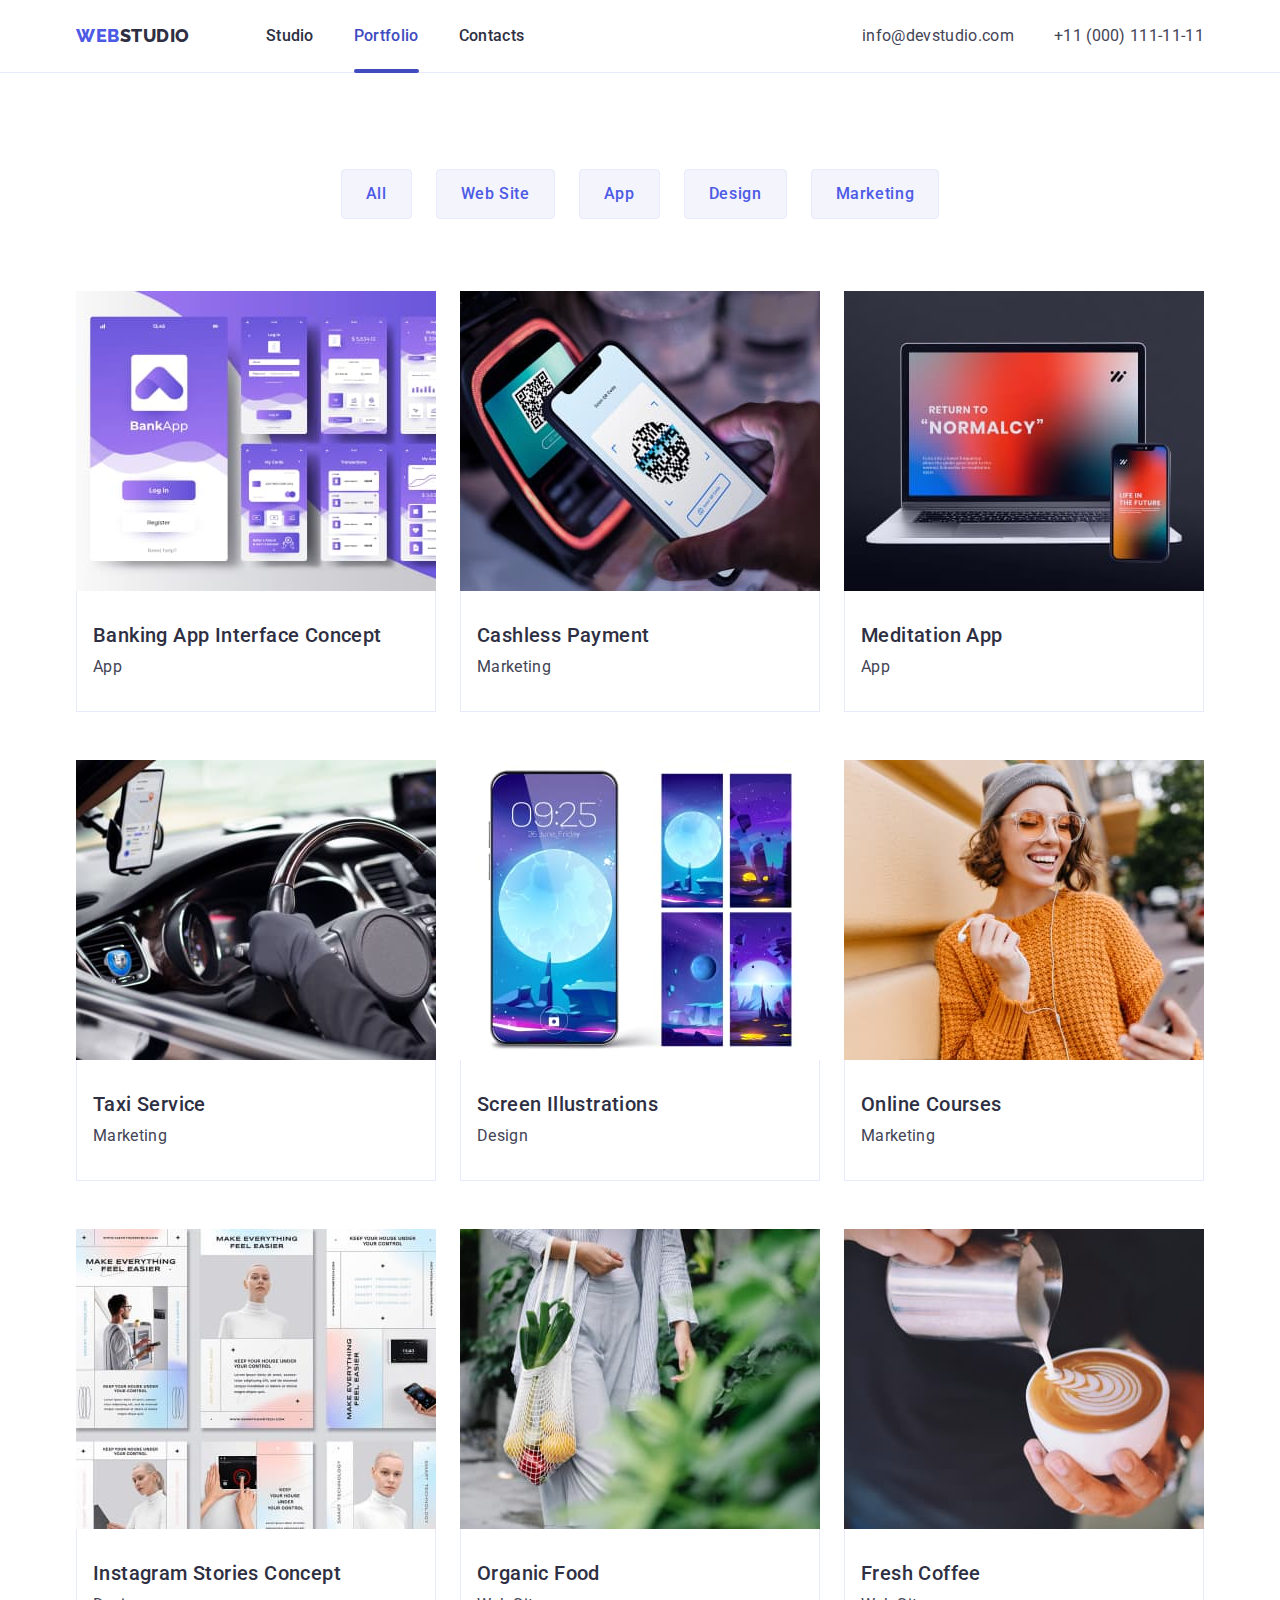
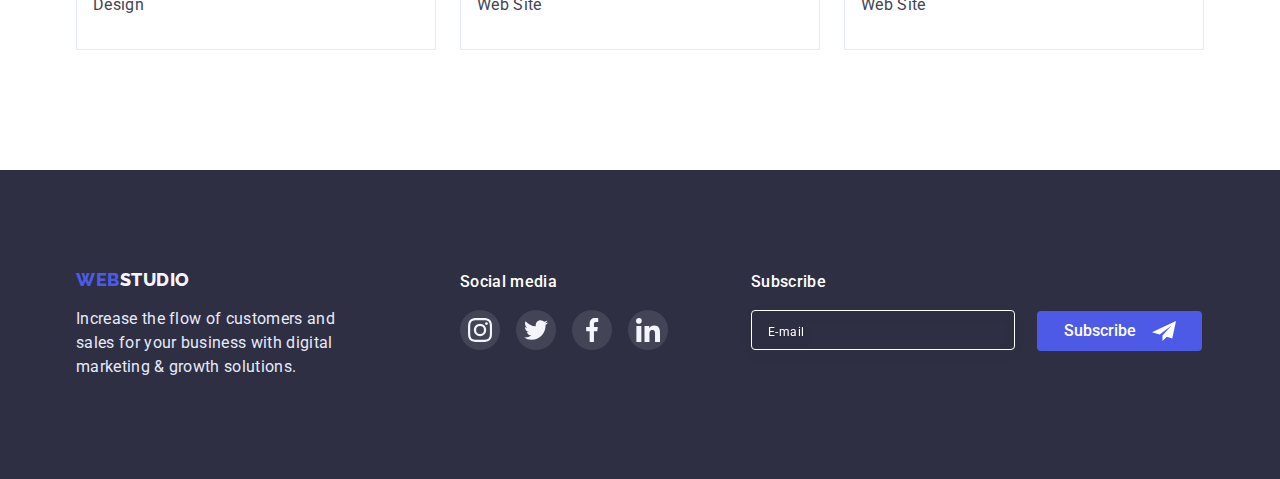
<file: portfolio.html>
<!DOCTYPE html>
<html lang="en">
  <head>
    <meta charset="UTF-8" />
    <meta http-equiv="X-UA-Compatible" content="IE=edge" />
    <meta name="viewport" content="width=device-width, initial-scale=1.0" />
    <title>WebStudio - Portfolio</title>
    <!-------------fonts ---------------->
    <link rel="preconnect" href="https://fonts.googleapis.com" />
    <link rel="preconnect" href="https://fonts.gstatic.com" crossorigin />
    <link
      href="https://fonts.googleapis.com/css2?family=Raleway:wght@800&family=Roboto:wght@400;500;700&display=swap"
      rel="stylesheet"
    />
    <!-- modern-normalize -->
    <link
      rel="stylesheet"
      href="https://cdn.jsdelivr.net/npm/modern-normalize@1.1.0/modern-normalize.min.css"
    />
    <!----------custom styles---------------->
    <link rel="stylesheet" href="css/styles.css" />
  </head>
  <body>
    <header class="header">
      <div class="container header-container">
        <nav class="header-nav">
          <a href="./index.html" class="header-logo">
            <span class="header-logo-span">Web</span>Studio</a
          >
          <ul class="header-list list">
            <li class="header-list-item">
              <a href="./index.html" class="header-list-link">Studio</a>
            </li>
            <li class="header-list-item">
              <a href="" class="header-list-link active">Portfolio</a>
            </li>
            <li class="header-list-item">
              <a href="" class="header-list-link">Contacts</a>
            </li>
          </ul>
        </nav>
        <address class="header-address">
          <ul class="header-address-list list">
            <li class="header-address-item">
              <a href="mailto:info@devstudio.com" class="header-address-link"
                >info@devstudio.com</a
              >
            </li>
            <li class="header-address-item">
              <a href="tel:+110001111111" class="header-address-link"
                >+11 (000) 111-11-11</a
              >
            </li>
          </ul>
        </address>
      </div>
    </header>
    <main>
      <!-- section portflio -->
      <section class="portfolio">
        <div class="container portfolio-container">
          <h1 hidden>Portfolio</h1>
          <ul class="portfolio-list list">
            <li class="portfolio-list-item">
              <button class="portfolio-list-btn" type="button">All</button>
            </li>
            <li class="portfolio-list-item">
              <button class="portfolio-list-btn" type="button">Web Site</button>
            </li>
            <li class="portfolio-list-item">
              <button class="portfolio-list-btn" type="button">App</button>
            </li>
            <li class="portfolio-list-item">
              <button class="portfolio-list-btn" type="button">Design</button>
            </li>
            <li class="portfolio-list-item">
              <button class="portfolio-list-btn" type="button">
                Marketing
              </button>
            </li>
          </ul>
          <ul class="portfolio-link list">
            <li class="portfolio-link-item">
              <a href="#" class="portfolio-card">
                <div class="portfolio-thumb">
                  <img
                    src="./images/philosophy/img (4) (1).jpg"
                    alt="options"
                    class="portfolio-cards-img"
                    width="360"
                    height="300"
                  />
                  <div class="portfolio-overlay">
                    <p class="portfolio-overlay-text">
                      14 Stylish and User-Friendly App Design Concepts · Task
                      Manager App · Calorie Tracker App · Exotic Fruit Ecommerce
                      App · Cloud Storage App
                    </p>
                  </div>
                </div>
                <div class="portfolio-link-container">
                  <h2 class="portfolio-cards-title">
                    Banking App Interface Concept
                  </h2>
                  <p class="portfolio-cards-desc">App</p>
                </div>
              </a>
            </li>
            <li class="portfolio-link-item">
              <a href="#" class="portfolio-card">
                <div class="portfolio-thumb">
                  <img
                    src="./images/philosophy/img (5) (1).jpg"
                    alt="options"
                    class="portfolio-cards-img"
                    width="360"
                    height="300"
                  />

                  <div class="portfolio-overlay">
                    <p class="portfolio-overlay-text">
                      14 Stylish and User-Friendly App Design Concepts · Task
                      Manager App · Calorie Tracker App · Exotic Fruit Ecommerce
                      App · Cloud Storage App
                    </p>
                  </div>
                </div>

                <div class="portfolio-link-container">
                  <h2 class="portfolio-cards-title">Cashless Payment</h2>
                  <p class="portfolio-cards-desc">Marketing</p>
                </div>
              </a>
            </li>
            <li class="portfolio-link-item">
              <a href="#" class="portfolio-card">
                <div class="portfolio-thumb">
                  <img
                    src="./images/philosophy/img (6) (1).jpg"
                    alt="options"
                    class="portfolio-cards-img"
                    width="360"
                    height="300"
                  />

                  <div class="portfolio-overlay">
                    <p class="portfolio-overlay-text">
                      14 Stylish and User-Friendly App Design Concepts · Task
                      Manager App · Calorie Tracker App · Exotic Fruit Ecommerce
                      App · Cloud Storage App
                    </p>
                  </div>
                </div>

                <div class="portfolio-link-container">
                  <h2 class="portfolio-cards-title">Meditation App</h2>
                  <p class="portfolio-cards-desc">App</p>
                </div>
              </a>
            </li>
            <li class="portfolio-link-item">
              <a href="#" class="portfolio-card">
                <div class="portfolio-thumb">
                  <img
                    src="./images/philosophy/img (7) (1).jpg"
                    alt="options"
                    class="portfolio-cards-img"
                    width="360"
                    height="300"
                  />

                  <div class="portfolio-overlay">
                    <p class="portfolio-overlay-text">
                      14 Stylish and User-Friendly App Design Concepts · Task
                      Manager App · Calorie Tracker App · Exotic Fruit Ecommerce
                      App · Cloud Storage App
                    </p>
                  </div>
                </div>
                <div class="portfolio-link-container">
                  <h2 class="portfolio-cards-title">Taxi Service</h2>
                  <p class="portfolio-cards-desc">Marketing</p>
                </div>
              </a>
            </li>
            <li class="portfolio-link-item">
              <a href="#" class="portfolio-card">
                <div class="portfolio-thumb">
                  <img
                    src="./images/philosophy/img (8) (1).jpg"
                    alt="options"
                    class="portfolio-cards-img"
                    width="360"
                    height="300"
                  />

                  <div class="portfolio-overlay">
                    <p class="portfolio-overlay-text">
                      14 Stylish and User-Friendly App Design Concepts · Task
                      Manager App · Calorie Tracker App · Exotic Fruit Ecommerce
                      App · Cloud Storage App
                    </p>
                  </div>
                </div>
                <div class="portfolio-link-container">
                  <h2 class="portfolio-cards-title">Screen Illustrations</h2>
                  <p class="portfolio-cards-desc">Design</p>
                </div>
              </a>
            </li>
            <li class="portfolio-link-item">
              <a href="#" class="portfolio-card">
                <div class="portfolio-thumb">
                  <img
                    src="./images/philosophy/img (9) (1).jpg"
                    alt="options"
                    class="portfolio-cards-img"
                    width="360"
                    height="300"
                  />

                  <div class="portfolio-overlay">
                    <p class="portfolio-overlay-text">
                      14 Stylish and User-Friendly App Design Concepts · Task
                      Manager App · Calorie Tracker App · Exotic Fruit Ecommerce
                      App · Cloud Storage App
                    </p>
                  </div>
                </div>
                <div class="portfolio-link-container">
                  <h2 class="portfolio-cards-title">Online Courses</h2>
                  <p class="portfolio-cards-desc">Marketing</p>
                </div>
              </a>
            </li>
            <li class="portfolio-link-item">
              <a href="#" class="portfolio-card">
                <div class="portfolio-thumb">
                  <img
                    src="./images/philosophy/img (10) (1).jpg"
                    alt="options"
                    class="portfolio-cards-img"
                    width="360"
                    height="300"
                  />

                  <div class="portfolio-overlay">
                    <p class="portfolio-overlay-text">
                      14 Stylish and User-Friendly App Design Concepts · Task
                      Manager App · Calorie Tracker App · Exotic Fruit Ecommerce
                      App · Cloud Storage App
                    </p>
                  </div>
                </div>
                <div class="portfolio-link-container">
                  <h2 class="portfolio-cards-title">
                    Instagram Stories Concept
                  </h2>
                  <p class="portfolio-cards-desc">Design</p>
                </div>
              </a>
            </li>
            <li class="portfolio-link-item">
              <a href="#" class="portfolio-card">
                <div class="portfolio-thumb">
                  <img
                    src="./images/philosophy/img (11) (1).jpg"
                    alt="options"
                    class="portfolio-cards-img"
                    width="360"
                    height="300"
                  />

                  <div class="portfolio-overlay">
                    <p class="portfolio-overlay-text">
                      14 Stylish and User-Friendly App Design Concepts · Task
                      Manager App · Calorie Tracker App · Exotic Fruit Ecommerce
                      App · Cloud Storage App
                    </p>
                  </div>
                </div>
                <div class="portfolio-link-container">
                  <h2 class="portfolio-cards-title">Organic Food</h2>
                  <p class="portfolio-cards-desc">Web Site</p>
                </div>
              </a>
            </li>
            <li class="portfolio-link-item">
              <a href="#" class="portfolio-card">
                <div class="portfolio-thumb">
                  <img
                    src="./images/philosophy/img (12) (1).jpg"
                    alt="options"
                    class="portfolio-cards-img"
                    width="360"
                    height="300"
                  />

                  <div class="portfolio-overlay"></div>
                </div>
                <div class="portfolio-link-container">
                  <h2 class="portfolio-cards-title">Fresh Coffee</h2>
                  <p class="portfolio-cards-desc">Web Site</p>
                </div>
              </a>
            </li>
          </ul>
        </div>
      </section>
    </main>
    <footer class="footer">
      <div class="container footer-container">
        
          <div>
            <a href="./index.html" class="footer-logo">
              <span class="footer-logo-span">Web</span>Studio</a
            >
            <p class="footer-desc">
              Increase the flow of customers and sales for your business with
              digital marketing & growth solutions.
            </p>
          </div>
          <div class="footer-social">
            <p class="socials-title">Social media</p>
            
            <ul class="footer-socials list">
              <li class="footer-socials-item">
                <a href="" class="footer-socials-link">
                  <svg width="24" height="24">
                    <use href="./images/icons.svg#icon-instagram"></use>
                  </svg>
                </a>
              </li>
              <li class="footer-socials-item">
                <a href="" class="footer-socials-link">
                  <svg width="24" height="24">
                    <use href="./images/icons.svg#icon-twitter"></use>
                  </svg>
                </a>
              </li>
              <li class="footer-socials-item">
                <a href="" class="footer-socials-link">
                  <svg width="24" height="24">
                    <use href="./images/icons.svg#icon-facebook"></use>
                  </svg>
                </a>
              </li>
              <li class="footer-socials-item">
                <a href="" class="footer-socials-link">
                  <svg width="24" height="24">
                    <use href="./images/icons.svg#icon-linkedin"></use>
                  </svg>
                </a>
              </li>
            </ul>
          </div>
          <div class="footer-form-wrap">
            <p class="footer-subscribe">Subscribe</p>
            <form>
              <input
                class="footer-subscribe-email"
                type="email"
                name="E-mail"
                placeholder="E-mail"
              />
  
              <button class="footer-btn" type="submit">
                Subscribe
  
                <svg class="footer-button-icon" width="24" height="24">
                  <use href="./images/icons.svg#icon-send"></use>
                </svg>
              </button>
            </form>
          </div>
      </div>
    </footer>
  </body>
</html>
</file>
<file: css/styles.css>
:root {
  --header-nav-color: #2e2f42;
  --header-address-color: #434455;
  --main-title-color: #2e2f42;
  --secondary-title-color: #434455;
  --accent-color: #4d5ae5;
  --link-hover-color: #404bbf;
  --hero-footer-backgroud-color: #2e2f42;
  --hero-title-color: #ffffff;
  --team-background-color: #f4f4fd;
  --footer-desc-color: #e7e9fc;
  --logo-web-color: #4d5ae5;
  --logo-footer-studio-color: #f4f4fd;
  --logo-header-studio-color: #2e2f42;
  --main-padding: 120px 0;
  --transition: 250ms cubic-bezier(0.4, 0, 0.2, 1);
}
/* ---------------- base styles --------------- */
body {
  font-family: Roboto, sans-serif;
  font-size: 16px;
  line-height: 1.5;
  letter-spacing: 0.02em;
  background-color: var(--hero-title-color);
}
h1,
h2,
h3,
h4,
h5,
h6,
p {
  margin: 0;
}
a {
  text-decoration: none;
}
img {
  display: block;
  max-width: 100%;
  height: auto;
}
.visually-hidden {
  position: absolute;
  top: -150%;
  z-index: -100;
  width: 0;
  height: 0;
  opacity: 0;
  visibility: hidden;
  user-select: none;
  pointer-events: none;
  cursor: none;
  margin: 0;
  padding: 0;
  overflow: hidden;
  border: none;
  outline: none;
  white-space: nowrap;
}

.list {
  list-style: none;
  margin: 0;
  padding: 0;
}
.container {
  min-width: 320px;
  max-width: 428px;
  margin-left: auto;
  margin-right: auto;
  padding-left: 16px;
  padding-right: 16px;

  /* outline: 2px solid red;
  outline-offset: -2px; */
}
@media screen and (min-width: 768px) {
  .container {
    max-width: 768px;
  }
}

@media screen and (min-width: 1200px) {
  .container {
    max-width: 1158px;
    padding-left: 15px;
    padding-right: 15px;
  }
}
/* ---------------- header styles--------------- */
.header-container {
  display: flex;
  align-items: center;
}
.header {
  border-bottom: 1px solid var(--footer-desc-color);
}
.header-nav {
  display: flex;
  margin-right: auto;
  align-items: center;
}
.header-logo {
  font-family: "Raleway", sans-serif;
  font-weight: 800;
  font-size: 18px;
  line-height: 1.33;
  letter-spacing: 0.03em;
  text-transform: uppercase;
  color: var(--logo-header-studio-color);
  text-decoration: none;
  margin-right: 76px;
  padding: 24px 0;
}
.header-logo-span {
  color: var(--logo-web-color);
}
.header-list {
  display: flex;
  gap: 40px;
}
@media screen and (max-width: 767px) {
  .header-list {
    display: none;
  }
}
.header-list-item {
  font-weight: 500;
}
/* normal state */
.header-list-link {
  text-decoration: none;
  color: var(--header-nav-color);
  padding: 24px 0;
  display: block;
  position: relative;

  transition: color var(--transition);
}
/* active state */
.header-list-link:hover,
.header-list-link:focus {
  color: var(--link-hover-color);
}
.active {
  color: var(--link-hover-color);
}

.header-list-link.active::after {
  content: "";
  width: 100%;
  height: 4px;
  display: block;
  position: absolute;
  bottom: -1px;

  background: #404bbf;
  border-radius: 2px;
}
.header-address {
  font-style: normal;
}
@media screen and (max-width: 767px) {
  .header-address {
    display: none;
  }
}

@media screen and (min-width: 1200px) {
  .header-address-list {
    display: flex;
    gap: 40px;
  }
}
@media screen and (min-width: 768px) and (max-width: 1199px) {
  .header-address-item:first-child {
    margin-bottom: 12px;
  }
}

.header-address-link {
  text-decoration: none;
  color: var(--header-address-color);
  display: block;

  transition: color var(--transition);
}
@media screen and (min-width: 768px) and (max-width: 1199px) {
  .header-address-link {
    font-size: 12px;
  }
}

@media screen and (min-width: 1200px) {
  .header-address-link {
    padding: 24px 0;
  }
}

.header-address-link:hover,
.header-address-linl:focus {
  color: var(--link-hover-color);
}
/* ------------- portfolio page main styles--------------- */
.portfolio-link-container {
  padding: 32px 16px;
  border-bottom: 1px solid var(--footer-desc-color);
  border-left: 1px solid var(--footer-desc-color);
  border-right: 1px solid var(--footer-desc-color);
}
.portfolio {
  padding-top: 96px;
  padding-bottom: 120px;
}

.portfolio-list {
  display: flex;
  justify-content: center;
  gap: 24px;
  margin-bottom: 72px;
}
.portfolio-list-btn {
  font-family: "Roboto", sans-serif;
  font-weight: 500;
  font-size: 16px;
  line-height: 1.5;
  letter-spacing: 0.04em;
  color: var(--accent-color);
  background-color: var(--footer-desc-color);
  cursor: pointer;
  background: var(--team-background-color);
  border-radius: 4px;
  border: solid 1px;
  border-color: var(--footer-desc-color);
  padding: 12px 24px;
  transition: background-color var(--transition), color var(--transition);
}
.portfolio-list-btn:hover,
.portfolio-list-btn:focus {
  background-color: var(--link-hover-color);
  color: var(--hero-title-color);
}

.portfolio-link {
  display: flex;
  flex-wrap: wrap;
  row-gap: 48px;
  column-gap: 24px;
}
.portfolio-link-item {
  background: var(--hero-title-color);
  width: 360px;
}
.portfolio-card {
  text-decoration: none;
  display: block;
  transition: box-shadow var(--transition);
}
.portfolio-card:hover,
.portfolio-card:focus {
  box-shadow: 0px 1px 6px rgba(46, 47, 66, 0.08),
    0px 1px 1px rgba(46, 47, 66, 0.16), 0px 2px 1px rgba(46, 47, 66, 0.08);
}
.portfolio-thumb {
  position: relative;
  overflow: hidden;
}
.portfolio-cards-img {
  display: block;
  max-width: 100%;
  height: auto;
}
.portfolio-overlay {
  width: 100%;
  height: 100%;
  background: var(--accent-color);
  padding: 40px 32px;
  position: absolute;
  top: 0;
  left: 0;
  transform: translateY(100%);
  transition: transform 1s;
}

.portfolio-card:hover .portfolio-overlay,
.portfolio-card:focus .portfolio-overlay {
  transform: translate(0);
}

.portfolio-overlay-text {
  color: var(--logo-footer-studio-color);
}

.portfolio-link-container {
  padding: 32px 16px;
  border-bottom: 1px solid var(--footer-desc-color);
  border-left: 1px solid var(--footer-desc-color);
  border-right: 1px solid var(--footer-desc-color);
}
.portfolio-cards-title {
  font-weight: 500;
  font-size: 20px;
  line-height: 1.2;
  letter-spacing: 0.02em;
  color: var(--main-title-color);
  margin-bottom: 8px;
}
.portfolio-cards-desc {
  color: var(--secondary-title-color);
}

/* --------main page hero section styles----------------------- */
.hero {
  padding: 112px 0;
  max-width: 1440px;
  margin: 0 auto;
  background-color: var(--hero-footer-backgroud-color);
  background-repeat: no-repeat;
  background-size: cover;
  background-position: center;
  background-image: linear-gradient(
      rgba(46, 47, 66, 0.7),
      rgba(46, 47, 66, 0.7)
    ),
    url(../images/hero/bg_mob@1x.jpg);
}

@media (min-device-pixel-ratio: 2),
  (min-resolution: 192dpi),
  (min-resolution: 2dppx) {
  .hero {
    background-image: linear-gradient(
        rgba(46, 47, 66, 0.7),
        rgba(46, 47, 66, 0.7)
      ),
      url(../images/hero/bg_mob@2x.jpg);
  }
}
@media screen and (min-width: 768px) {
  .hero {
    background-image: linear-gradient(
        rgba(46, 47, 66, 0.7),
        rgba(46, 47, 66, 0.7)
      ),
      url(../images/hero/bg_tab@1x.jpg);
  }
  @media (min-device-pixel-ratio: 2),
    (min-resolution: 192dpi),
    (min-resolution: 2dppx) {
    .hero {
      background-image: linear-gradient(
          rgba(46, 47, 66, 0.7),
          rgba(46, 47, 66, 0.7)
        ),
        url(../images/hero/bg_tab@2x.jpg);
    }
  }
}

@media screen and (min-width: 1200px) {
  .hero {
    padding: 188px 0;
    background-image: linear-gradient(
        rgba(46, 47, 66, 0.7),
        rgba(46, 47, 66, 0.7)
      ),
      url(../images/hero/bg_desk@1x.jpg);
  }
  @media (min-device-pixel-ratio: 2),
    (min-resolution: 192dpi),
    (min-resolution: 2dppx) {
    .hero {
      background-image: linear-gradient(
          rgba(46, 47, 66, 0.7),
          rgba(46, 47, 66, 0.7)
        ),
        url(../images/hero/bg_desk@2x.jpg);
    }
  }
}

.hero-title {
  font-weight: 700;
  font-size: 36px;
  line-height: 1.07;
  letter-spacing: 0.02em;
  color: var(--hero-title-color);
  max-width: 320px;
  margin-right: auto;
  margin-left: auto;
  text-align: center;
  margin-bottom: 72px;
}

@media screen and (min-width: 768px) {
  .hero-title {
    font-size: 56px;
    max-width: 496px;
    margin-bottom: 36px;
  }
}
@media screen and (min-width: 1200px) {
  .hero-title {
    margin-bottom: 48px;
  }
}

.hero-btn {
  font-family: "Roboto", sans-serif;
  font-size: 16px;
  line-height: 1.5;
  font-weight: 500;
  letter-spacing: 0.04em;
  color: var(--hero-title-color);
  cursor: pointer;
  background-color: var(--logo-web-color);
  display: block;
  padding: 16px 32px;

  border: none;
  margin-left: auto;
  margin-right: auto;
  box-shadow: 0px 4px 4px rgba(0, 0, 0, 0.15);
  border-radius: 4px;
  transition: background-color var(--transition);
}
.hero-btn:hover,
.hero-btn:focus {
  background-color: var(--link-hover-color);
}

/* ---------main page philosophy section styles------------------ */
.philosophy {
  padding: 96px 0;
}
@media screen and (min-width: 1200px) {
  .philosophy {
    padding: var(--main-padding);
  }
}

.philosophy-list {
  display: flex;
  flex-wrap: wrap;
  row-gap: 72px;
  column-gap: 24px;
}

@media screen and (min-width: 768px) {
  .philosophy-list-item {
    width: 356px;
  }
}
@media screen and (min-width: 1200px) {
  .philosophy-list-item {
    width: 264px;
  }
}

.icon {
  transition: fill var(--transition);
}
.icon:hover {
  fill: #404bbf;
}

.philosophy-list-rect {
  display: flex;
  justify-content: center;
  align-items: center;
  height: 112px;
  margin-bottom: 8px;
  background-color: var(--logo-footer-studio-color);
  border-radius: 4px;
}
@media screen and (max-width: 1199px) {
  .philosophy-list-rect {
    display: none;
  }
}

.philosophy-item-title {
  /* font-weight: 500;
  font-size: 20px;
  line-height: 1.2;
  letter-spacing: 0.02em;
  color: var(--main-title-color);
  margin-bottom: 8px; */
  font-family: "Roboto", sans-serif;

  font-weight: 700;
  font-size: 36px;
  line-height: 1.11;

  text-align: center;
  letter-spacing: 0.02em;
  text-transform: capitalize;

  color: #2e2f42;
  margin-bottom: 8px;
}

@media screen and (min-width: 768px) {
  .philosophy-item-title {
    text-align: start;
  }
}

@media screen and (min-width: 1200px) {
  .philosophy-item-title {
    font-weight: 500;
    font-size: 20px;
    line-height: 1.2;
    letter-spacing: 0.02em;
    color: var(--main-title-color);
    margin-bottom: 8px;
  }
}

.philosophy-item-desc {
  color: var(--secondary-title-color);
  font-weight: 500;
}

@media screen and (min-width: 1200px) {
  .philosophy-item-desc {
    font-weight: 400;
  }
}
/* ------------main page what section styles--------------------------- */
.what {
  padding-bottom: 120px;
  text-align: center;
  display: none;
}
@media screen and (min-width: 1200px) {
  .what {
    display: block;
  }
}

.what-title {
  font-weight: 700;
  font-size: 36px;
  line-height: 1.11;
  letter-spacing: 0.02em;
  text-transform: capitalize;
  color: var(--main-title-color);

  margin-bottom: 72px;
}
.what-list {
  display: flex;
  gap: 24px;
}
/* ------------main page team section styles---------------------------- */
.team {
  background-color: var(--logo-footer-studio-color);
  padding: 96px 0;
  text-align: center;
}
@media screen and (min-width: 1200px) {
  .team {
    padding: var(--main-padding);
  }
}

.team-title {
  font-weight: 700;
  font-size: 36px;
  line-height: 1.11;
  letter-spacing: 0.02em;
  text-transform: capitalize;
  color: var(--main-title-color);
  margin-bottom: 72px;
}
.team-list {
  display: flex;
  column-gap: 24px;
  row-gap: 72px;
  flex-wrap: wrap;
  justify-content: center;
}
@media screen and (min-width: 768px) {
  .team-list {
    row-gap: 64px;
  }
}

.team-list-item {
  text-align: center;
  background: var(--hero-title-color);
  box-shadow: 0px 1px 6px rgba(46, 47, 66, 0.08),
    0px 1px 1px rgba(46, 47, 66, 0.16), 0px 2px 1px rgba(46, 47, 66, 0.08);
  border-radius: 0px 0px 4px 4px;
}
.team-container {
  padding: 32px 0;
}
.team-item-title {
  font-weight: 500;
  font-size: 20px;
  line-height: 1.2;
  letter-spacing: 0.02em;
  color: var(--main-title-color);
  margin-bottom: 8px;
}
.team-item-desc {
  color: var(--secondary-title-color);
  margin-bottom: 8px;
}
.socials {
  display: flex;
  justify-content: center;
  align-items: center;
  gap: 24px;
}
.socials-link {
  display: flex;
  justify-content: center;
  align-items: center;
  width: 40px;
  height: 40px;
  border-radius: 50%;
  background-color: var(--accent-color);
  transition: background-color var(--transition);
}
.socials-link:hover,
.socials-link:focus {
  background-color: var(--link-hover-color);
}

.socials-title {
  font-weight: 500;
  color: var(--hero-title-color);
  margin-bottom: 16px;
}

/* -----------------customers section-------------------- */
.customers {
  padding: 96px 0;
}

@media screen and (min-width: 1200px) {
  .customers {
    padding: var(--main-padding);
  }
}

.customers-title {
  font-family: "Roboto", sans-serif;
  font-weight: 700;
  font-size: 36px;
  line-height: 0.9;
  text-align: center;
  letter-spacing: 0.02em;
  text-transform: capitalize;
  margin-bottom: 72px;
}
.customers-list {
  display: flex;
  flex-wrap: wrap;
  column-gap: 16px;
  row-gap: 72px;
  justify-content: center;
}
@media screen and (min-width: 768px) {
  .customers-list {
    column-gap: 24px;
  }
}

.customers-list-link {
  fill: #8e8f99;
  border: 1px solid #8e8f99;
  border-radius: 4px;
  display: flex;
  justify-content: center;
  align-items: center;
  width: 190px;
  height: 88px;
  transition: fill var(--transition), border-color var(--transition);
}
@media screen and (min-width: 768px) {
  .customers-list-link {
    width: 168px;
  }
}

.customers-list-link:hover,
.customers-list-link:focus {
  fill: var(--link-hover-color);
  border-color: var(--link-hover-color);
}
/* -------------  footer styles------------- */
.footer {
  background-color: var(--hero-footer-backgroud-color);
  padding: 96px 0;
}
@media screen and (min-width: 1200px) {
  .footer {
    padding: 100px 0;
  }
}

.footer-logo {
  font-family: "Raleway", sans-serif;
  font-weight: 800;
  font-size: 18px;
  line-height: 1.16;
  letter-spacing: 0.03em;
  text-transform: uppercase;
  color: var(--logo-footer-studio-color);
  text-decoration: none;
  display: block;
  margin-bottom: 16px;
}
.footer-logo-span {
  color: var(--logo-web-color);
}
.footer-desc {
  color: var(--footer-desc-color);
  width: 264px;
}
.footer-container {
  display: flex;
  flex-wrap: wrap;
  row-gap: 72px;
}
@media screen and (max-width: 767px) {
  .footer-container {
    justify-content: center;
    text-align: center;
  }
}

@media screen and (min-width: 768px) and (max-width: 1199px) {
  .footer-container {
    padding: 0 108px;
  }
}

@media screen and (min-width: 768px) {
  .footer-social {
    margin-left: 24px;
  }
}
@media screen and (min-width: 1200px) {
  .footer-social {
    margin-left: 120px;
  }
}

.footer-socials {
  display: flex;
  justify-content: center;
  align-items: center;
  gap: 16px;
}
.footer-socials-link {
  display: flex;
  justify-content: center;
  align-items: center;
  width: 40px;
  height: 40px;
  border-radius: 50%;
  background-color: rgba(255, 255, 255, 0.1);
  transition: background-color var(--transition);
}
.footer-socials-link:hover,
.footer-socials-link:focus {
  background-color: #31d0aa;
}
.footer-form-wrap {
  width: 100%;
  max-width: 453px;
}
@media screen and (min-width: 1200px) {
  .footer-form-wrap {
    margin-left: auto;
  }
}
.footer-subscribe {
  font-weight: 500;
  color: var(--hero-title-color);
  display: block;
  margin-bottom: 16px;
}
.footer-subscribe-email {
  border: 1px solid #ffffff;
  filter: drop-shadow(0px 4px 4px rgba(0, 0, 0, 0.15));
  border-radius: 4px;
  width: 100%;

  height: 40px;
  padding-left: 16px;
  background-color: transparent;
  color: var(--hero-title-color);
}
@media screen and (min-width: 768px) {
  .footer-subscribe-email {
    max-width: 264px;
  }
}
.footer-subscribe-email::placeholder {
  font-size: 12px;
  line-height: 2;
  color: #ffffff;

  letter-spacing: 0.04em;
}
.footer-btn {
  width: 165px;
  height: 40px;
  background: #4d5ae5;
  border-radius: 4px;
  color: #ffffff;
  border: none;
  display: inline-flex;
  justify-content: center;
  align-items: center;
  gap: 16px;
  font-weight: 500;

  margin-top: 16px;
}

@media screen and (min-width: 768px) {
  .footer-btn {
    margin-top: 0;
    margin-left: 18px;
  }
}

/* Modal window */
/* visible  */

.backdrop {
  width: 100%;
  height: 100%;
  background-color: rgba(0, 0, 0, 0.15);
  position: fixed;
  top: 0;
  left: 0;

  opacity: 1;
  visibility: visible;
  pointer-events: initial;

  transition: opacity var(--transition), visibility var(--transition);
}
/*  hidden  */
.backdrop.is-hidden {
  opacity: 0;
  visibility: hidden;
  pointer-events: none;
}

.modal {
  max-width: 392px;
  width: 100%;
  min-height: 576px;
  padding: 24px 16px;

  background: #fcfcfc;
  box-shadow: 0px 1px 1px rgba(0, 0, 0, 0.14), 0px 1px 3px rgba(0, 0, 0, 0.12),
    0px 2px 1px rgba(0, 0, 0, 0.2);
  border-radius: 4px;
  position: absolute;
  top: 50%;
  left: 50%;
  transform: translate(-50%, -50%);
  transition: transform 500ms cubic-bezier(0, 1.04, 0.38, 1.42) 300ms,
    opacity 500ms cubic-bezier(0, 1.04, 0.38, 1.42) 300ms;
}
@media screen and (min-width: 768px) {
  .modal {
    max-width: 408px;
    padding: 24px;
  }
}

.backdrop.is-hidden .modal {
  transform: translate(-50%, -50%) scale(0.3);
  opacity: 0;
}
.modal-button {
  width: 24px;
  height: 24px;
  background: #e7e9fc;
  border: 1px solid rgba(0, 0, 0, 0.1);
  border-radius: 50%;
  display: flex;
  align-items: center;
  justify-content: center;
  cursor: pointer;
  margin-left: auto;
  transition: background-color var(--transition), fill var(--transition);
  /* transition-property: background-color, fill;
  transition-duration: 250ms, 500ms;
  transition-timing-function: cubic-bezier(0.075, 0.82, 0.165, 1), ease-in-out; */
}
.modal-button:hover,
.modal-button:focus {
  background: var(--link-hover-color);
  fill: var(--hero-title-color);
}

.modal-title {
  font-weight: 500;
  margin-top: 24px;
  text-align: center;
  margin-bottom: 16px;
}
.modal-contact {
  margin-bottom: 8px;
}
.modal-contact-group {
  display: block;
  position: relative;
}
.modal-contact-group:not(:last-child) {
  margin-bottom: 8px;
}
.modal-contact-tag {
  display: block;

  font-size: 12px;
  line-height: 1.17;

  letter-spacing: 0.04em;

  color: #8e8f99;
  margin-bottom: 4px;
}
.modal-contact-field {
  border: 1px solid rgba(46, 47, 66, 0.4);
  border-radius: 4px;
  width: 100%;
  height: 40px;
  outline: transparent;
  padding-left: 38px;
  padding-right: 38px;
  transition: border-color var(--transition);
}
.modal-contact-field:focus + .modal-icon {
  fill: #4d5ae5;
}
.modal-contact-field:focus {
  border-color: #4d5ae5;
}
.modal-icon {
  position: absolute;
  bottom: 8px;
  left: 16px;
  transition: fill var(--transition);
}
.modal-comments {
  display: block;
  width: 100%;
  height: 120px;
  border: 1px solid rgba(46, 47, 66, 0.4);
  border-radius: 4px;
  padding-left: 16px;
  padding-top: 8px;
  margin-bottom: 16px;
  resize: none;
  transition: border-color var(--transition);

  outline: transparent;
}
.modal-comments:focus {
  border-color: #4d5ae5;
}
.modal-comments::placeholder {
  font-size: 12px;
  line-height: 1.17;

  letter-spacing: 0.04em;

  color: rgba(46, 47, 66, 0.4);
}
.modal-terms {
  display: flex;
  gap: 8px;
  margin-bottom: 24px;
}
.modal-checkbox {
  position: absolute;

  appearance: none;
}
.checked {
  opacity: 0;
  transition: 300ms;
}
.unchecked {
  opacity: 1;
  transition: 300ms;
}

.modal-checkbox:checked + .checkbox-icon .checked {
  opacity: 1;
}

.modal-checkbox:checked + .checkbox-icon .unchecked {
  opacity: 0;
}
.modal-accept {
  font-size: 12px;
  line-height: 1.33;

  letter-spacing: 0.04em;

  color: #757575;
}
.modal-link {
  color: #4d5ae5;
}
.modal-btn-submit {
  width: 169px;
  height: 56px;
  background: var(--accent-color);

  border-radius: 4px;
  outline: transparent;

  font-weight: 500;
  font-size: 16px;
  line-height: 1.5;

  letter-spacing: 0.04em;

  color: var(--hero-title-color);
  margin: 0 auto;
  border: none;
  cursor: pointer;
  display: block;
}

/* Mobile menu styles */
.menu-toggle {
  height: 40px;
  width: 40px;
  display: flex;
  align-items: center;
  justify-content: center;

  margin: 0;
  padding: 0;
  background-color: transparent;
  cursor: pointer;
  border: none;

  border-radius: 50%;
  outline: none;
}
.menu-toggle.js-close-menu {
  border: 1px solid #e7e9fc;
  width: 24px;
  height: 24px;
}

@media screen and (min-width: 768px) {
  .menu-toggle {
    display: none;
  }
}

.menu-toggle:hover,
.menu-toggle:focus {
  background-color: rgba(0, 0, 0, 0.1);
}

.menu-container {
  position: fixed;
  top: 0;
  left: 0;
  width: 100vw;
  height: 100vh;
  padding-top: 80px;
  padding-left: 40px;
  padding-right: 24px;
  padding-bottom: 40px;

  background-color: #ffffff;
  z-index: 999;

  transform: translateX(100%);
  transition: transform 250ms ease-in-out;
  display: flex;
  flex-direction: column;
}
.menu-container.is-open {
  transform: translateX(0);
}

.menu-container .menu-toggle {
  position: absolute;
  top: 16px;
  right: 16px;
  color: #ffffff;
}
.mobile-menu {
  margin-bottom: auto;
}
.mobile-menu-item:not(:last-child) {
  margin-bottom: 40px;
}
.mobile-menu-link {
  font-weight: 700;
  font-size: 36px;
  line-height: 1.11;
  color: #2e2f42;
}
.mobile-menu-active {
  color: var(--link-hover-color);
}

.mobile-contact {
  margin-bottom: 48px;
}
.mobile-contact-item:not(:last-child) {
  margin-bottom: 40px;
}
.mobile-contact-link {
  font-weight: 500;
  font-size: 20px;
  line-height: 1.2;
  color: #434455;
}
.mobile-contact-active {
  color: var(--accent-color);
}
@media screen and (min-width: 480px) {
  .mobile-contact-active {
    font-size: 36px;
    font-weight: 700;
    line-height: 1.11;
  }
}

.mobile-socials {
  display: flex;
  justify-content: space-between;
  align-items: center;
  max-width: 328px;
}
.mobile-socials-link {
  display: flex;
  justify-content: center;
  align-items: center;
  width: 40px;
  height: 40px;
  border-radius: 50%;

  transition: background-color var(--transition);
  background-color: var(--accent-color);
}
</file>
